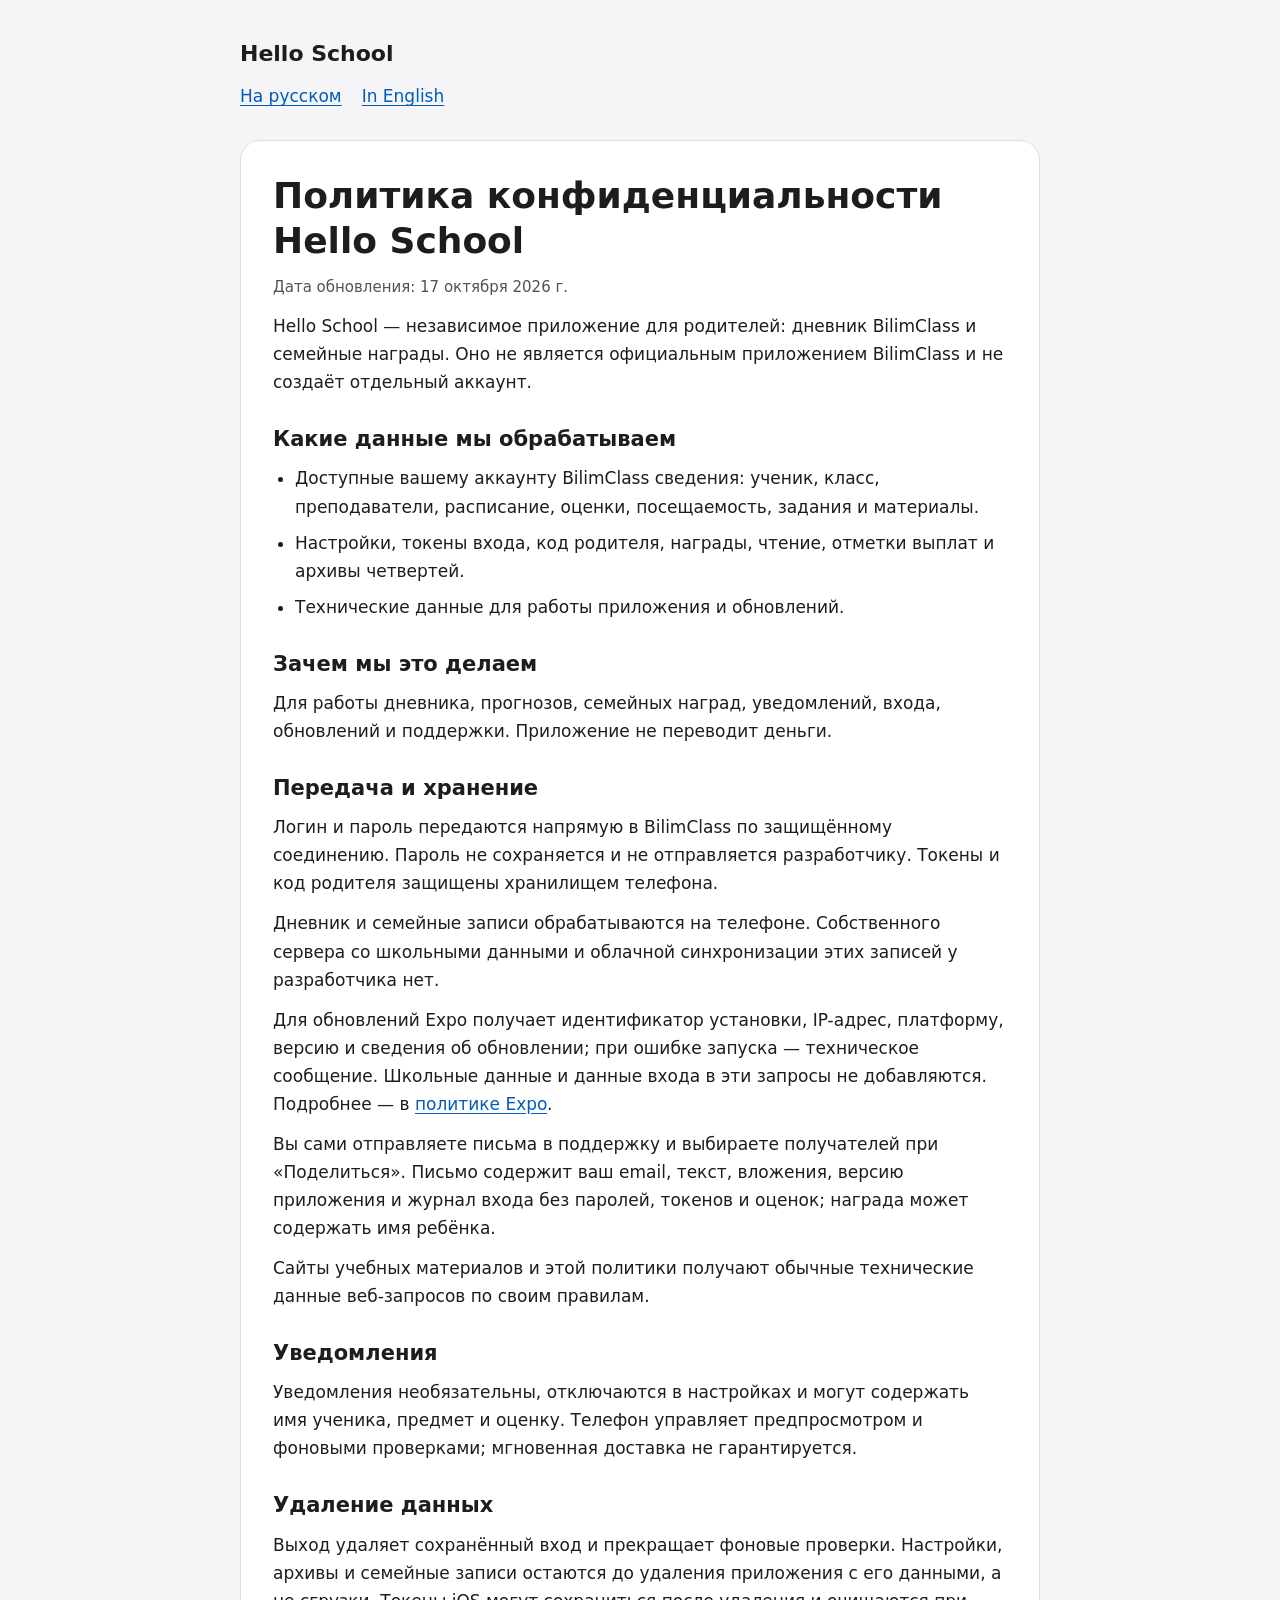
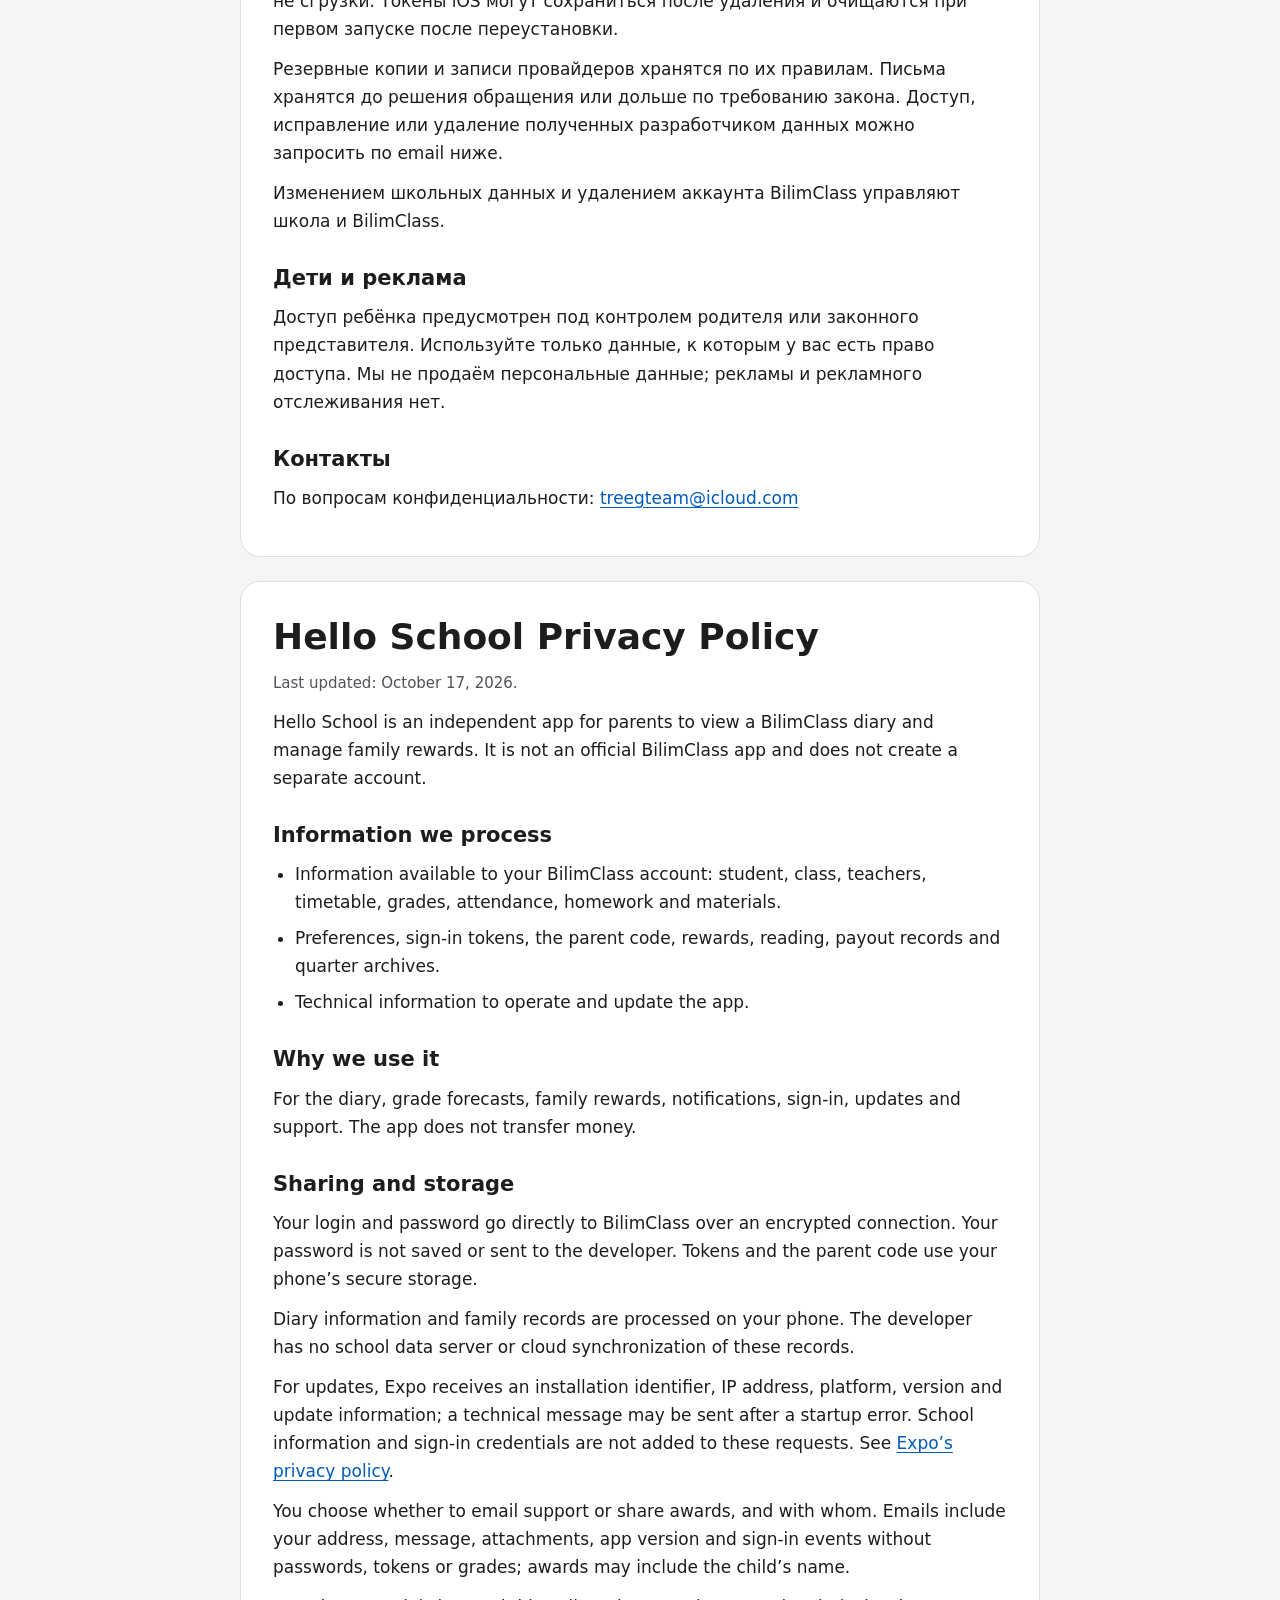
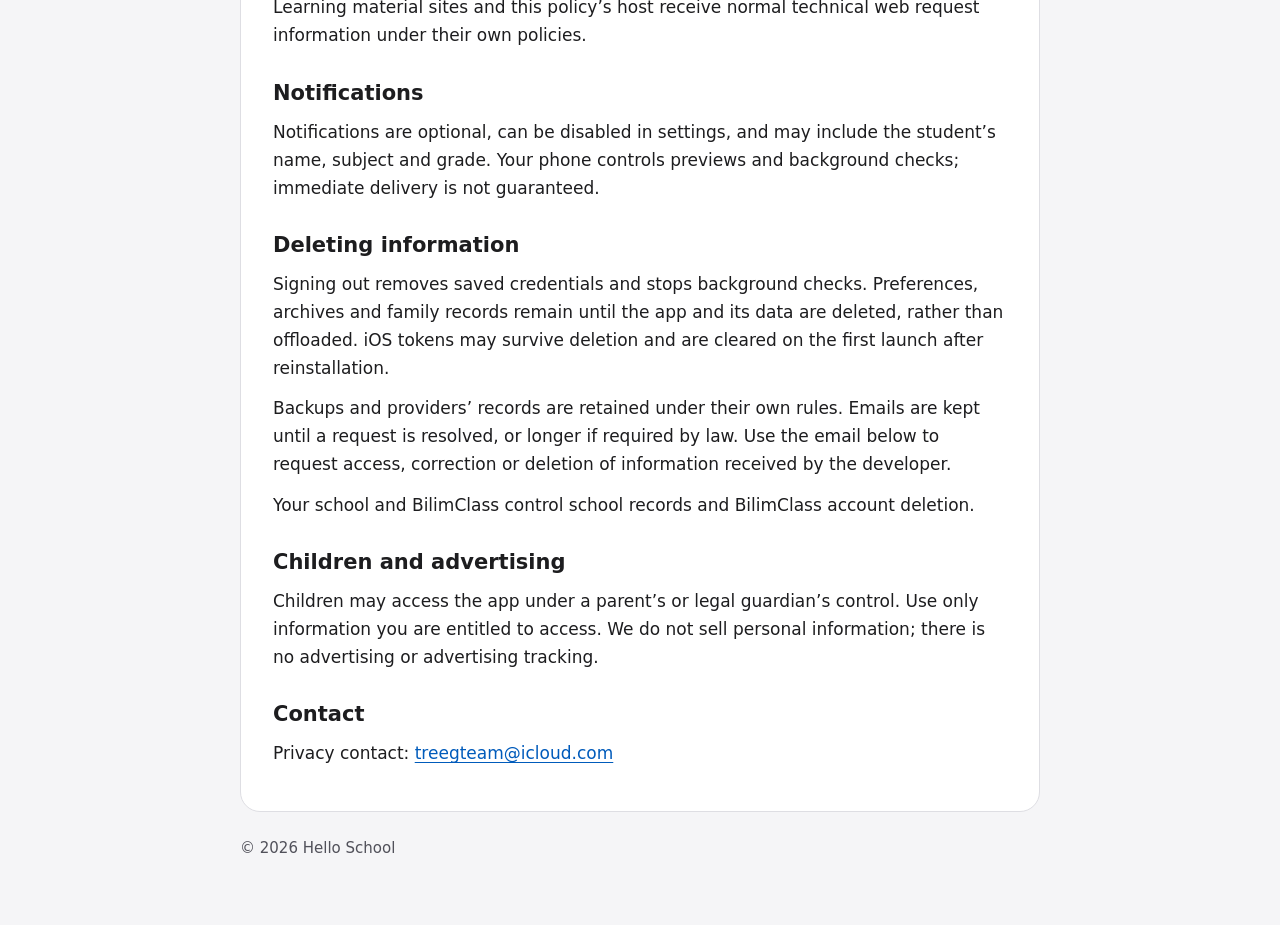
<file: hello-school/index.html>
<!doctype html>
<html lang="ru">
<head>
  <meta charset="utf-8">
  <meta name="viewport" content="width=device-width, initial-scale=1">
  <meta name="color-scheme" content="light dark">
  <meta name="description" content="Политика конфиденциальности Hello School / Hello School Privacy Policy. treegteam@icloud.com.">
  <title>Hello School — Политика конфиденциальности / Privacy Policy</title>
  <style>
    :root { color-scheme: light dark; --bg: #f5f5f7; --card: #fff; --text: #1d1d1f; --muted: #51515a; --link: #005bbb; --line: #dedee3; }
    * { box-sizing: border-box; }
    html { scroll-padding-top: 20px; }
    body { margin: 0; background: var(--bg); color: var(--text); font: 17px/1.65 system-ui, -apple-system, BlinkMacSystemFont, "Segoe UI", sans-serif; }
    main { max-width: 840px; margin: 0 auto; padding: 36px 20px 64px; }
    header { margin-bottom: 24px; }
    .brand { margin: 0 0 4px; font-size: 22px; font-weight: 700; }
    nav { display: flex; flex-wrap: wrap; gap: 8px 20px; }
    nav a { padding: 6px 0; }
    article { padding: 32px; margin-top: 24px; background: var(--card); border: 1px solid var(--line); border-radius: 20px; }
    h1, h2 { line-height: 1.25; text-wrap: balance; }
    h1 { margin: 0 0 12px; font-size: clamp(26px, 5vw, 36px); }
    h2 { margin: 30px 0 10px; font-size: 21px; }
    p, ul { margin: 12px 0; }
    ul { padding-left: 22px; }
    li + li { margin-top: 8px; }
    a { color: var(--link); text-underline-offset: 3px; overflow-wrap: anywhere; }
    a:focus-visible { outline: 3px solid var(--link); outline-offset: 4px; border-radius: 2px; }
    .date, footer { color: var(--muted); font-size: 15px; }
    footer { margin-top: 24px; }
    @media (max-width: 480px) { main { padding: 24px 12px 40px; } article { padding: 24px 18px; border-radius: 16px; } }
    @media (prefers-color-scheme: dark) { :root { --bg: #111114; --card: #1c1c20; --text: #f5f5f7; --muted: #b9b9c2; --link: #8bc2ff; --line: #393940; } }
    @media print { body { background: white; color: black; } main { max-width: none; padding: 0; } article { border: 0; padding: 0; } article + article { break-before: page; } nav { display: none; } a { color: inherit; } }
  </style>
</head>
<body>
  <main>
    <header>
      <p class="brand">Hello School</p>
      <nav aria-label="Язык / Language">
        <a href="#ru" lang="ru">На русском</a>
        <a href="#en" lang="en">In English</a>
      </nav>
    </header>

    <article id="ru" lang="ru" aria-labelledby="ru-title">
      <h1 id="ru-title">Политика конфиденциальности Hello School</h1>
      <p class="date"><time datetime="2026-10-17">Дата обновления: 17 октября 2026 г.</time></p>
      <p>Hello School — независимое приложение для родителей: дневник BilimClass и семейные награды. Оно не является официальным приложением BilimClass и не создаёт отдельный аккаунт.</p>
      <h2>Какие данные мы обрабатываем</h2>
      <ul>
        <li>Доступные вашему аккаунту BilimClass сведения: ученик, класс, преподаватели, расписание, оценки, посещаемость, задания и материалы.</li>
        <li>Настройки, токены входа, код родителя, награды, чтение, отметки выплат и архивы четвертей.</li>
        <li>Технические данные для работы приложения и обновлений.</li>
      </ul>
      <h2>Зачем мы это делаем</h2>
      <p>Для работы дневника, прогнозов, семейных наград, уведомлений, входа, обновлений и поддержки. Приложение не переводит деньги.</p>
      <h2>Передача и хранение</h2>
      <p>Логин и пароль передаются напрямую в BilimClass по защищённому соединению. Пароль не сохраняется и не отправляется разработчику. Токены и код родителя защищены хранилищем телефона.</p>
      <p>Дневник и семейные записи обрабатываются на телефоне. Собственного сервера со школьными данными и облачной синхронизации этих записей у разработчика нет.</p>
      <p>Для обновлений Expo получает идентификатор установки, IP-адрес, платформу, версию и сведения об обновлении; при ошибке запуска — техническое сообщение. Школьные данные и данные входа в эти запросы не добавляются. Подробнее — в <a href="https://expo.dev/privacy">политике Expo</a>.</p>
      <p>Вы сами отправляете письма в поддержку и выбираете получателей при «Поделиться». Письмо содержит ваш email, текст, вложения, версию приложения и журнал входа без паролей, токенов и оценок; награда может содержать имя ребёнка.</p>
      <p>Сайты учебных материалов и этой политики получают обычные технические данные веб-запросов по своим правилам.</p>
      <h2>Уведомления</h2>
      <p>Уведомления необязательны, отключаются в настройках и могут содержать имя ученика, предмет и оценку. Телефон управляет предпросмотром и фоновыми проверками; мгновенная доставка не гарантируется.</p>
      <h2>Удаление данных</h2>
      <p>Выход удаляет сохранённый вход и прекращает фоновые проверки. Настройки, архивы и семейные записи остаются до удаления приложения с его данными, а не сгрузки. Токены iOS могут сохраниться после удаления и очищаются при первом запуске после переустановки.</p>
      <p>Резервные копии и записи провайдеров хранятся по их правилам. Письма хранятся до решения обращения или дольше по требованию закона. Доступ, исправление или удаление полученных разработчиком данных можно запросить по email ниже.</p>
      <p>Изменением школьных данных и удалением аккаунта BilimClass управляют школа и BilimClass.</p>
      <h2>Дети и реклама</h2>
      <p>Доступ ребёнка предусмотрен под контролем родителя или законного представителя. Используйте только данные, к которым у вас есть право доступа. Мы не продаём персональные данные; рекламы и рекламного отслеживания нет.</p>
      <h2>Контакты</h2>
      <p>По вопросам конфиденциальности: <a href="mailto:treegteam@icloud.com">treegteam@icloud.com</a></p>
    </article>

    <article id="en" lang="en" aria-labelledby="en-title">
      <h1 id="en-title">Hello School Privacy Policy</h1>
      <p class="date"><time datetime="2026-10-17">Last updated: October 17, 2026.</time></p>
      <p>Hello School is an independent app for parents to view a BilimClass diary and manage family rewards. It is not an official BilimClass app and does not create a separate account.</p>
      <h2>Information we process</h2>
      <ul>
        <li>Information available to your BilimClass account: student, class, teachers, timetable, grades, attendance, homework and materials.</li>
        <li>Preferences, sign-in tokens, the parent code, rewards, reading, payout records and quarter archives.</li>
        <li>Technical information to operate and update the app.</li>
      </ul>
      <h2>Why we use it</h2>
      <p>For the diary, grade forecasts, family rewards, notifications, sign-in, updates and support. The app does not transfer money.</p>
      <h2>Sharing and storage</h2>
      <p>Your login and password go directly to BilimClass over an encrypted connection. Your password is not saved or sent to the developer. Tokens and the parent code use your phone’s secure storage.</p>
      <p>Diary information and family records are processed on your phone. The developer has no school data server or cloud synchronization of these records.</p>
      <p>For updates, Expo receives an installation identifier, IP address, platform, version and update information; a technical message may be sent after a startup error. School information and sign-in credentials are not added to these requests. See <a href="https://expo.dev/privacy">Expo’s privacy policy</a>.</p>
      <p>You choose whether to email support or share awards, and with whom. Emails include your address, message, attachments, app version and sign-in events without passwords, tokens or grades; awards may include the child’s name.</p>
      <p>Learning material sites and this policy’s host receive normal technical web request information under their own policies.</p>
      <h2>Notifications</h2>
      <p>Notifications are optional, can be disabled in settings, and may include the student’s name, subject and grade. Your phone controls previews and background checks; immediate delivery is not guaranteed.</p>
      <h2>Deleting information</h2>
      <p>Signing out removes saved credentials and stops background checks. Preferences, archives and family records remain until the app and its data are deleted, rather than offloaded. iOS tokens may survive deletion and are cleared on the first launch after reinstallation.</p>
      <p>Backups and providers’ records are retained under their own rules. Emails are kept until a request is resolved, or longer if required by law. Use the email below to request access, correction or deletion of information received by the developer.</p>
      <p>Your school and BilimClass control school records and BilimClass account deletion.</p>
      <h2>Children and advertising</h2>
      <p>Children may access the app under a parent’s or legal guardian’s control. Use only information you are entitled to access. We do not sell personal information; there is no advertising or advertising tracking.</p>
      <h2>Contact</h2>
      <p>Privacy contact: <a href="mailto:treegteam@icloud.com">treegteam@icloud.com</a></p>
    </article>

    <footer>© 2026 Hello School</footer>
  </main>
</body>
</html>
</file>
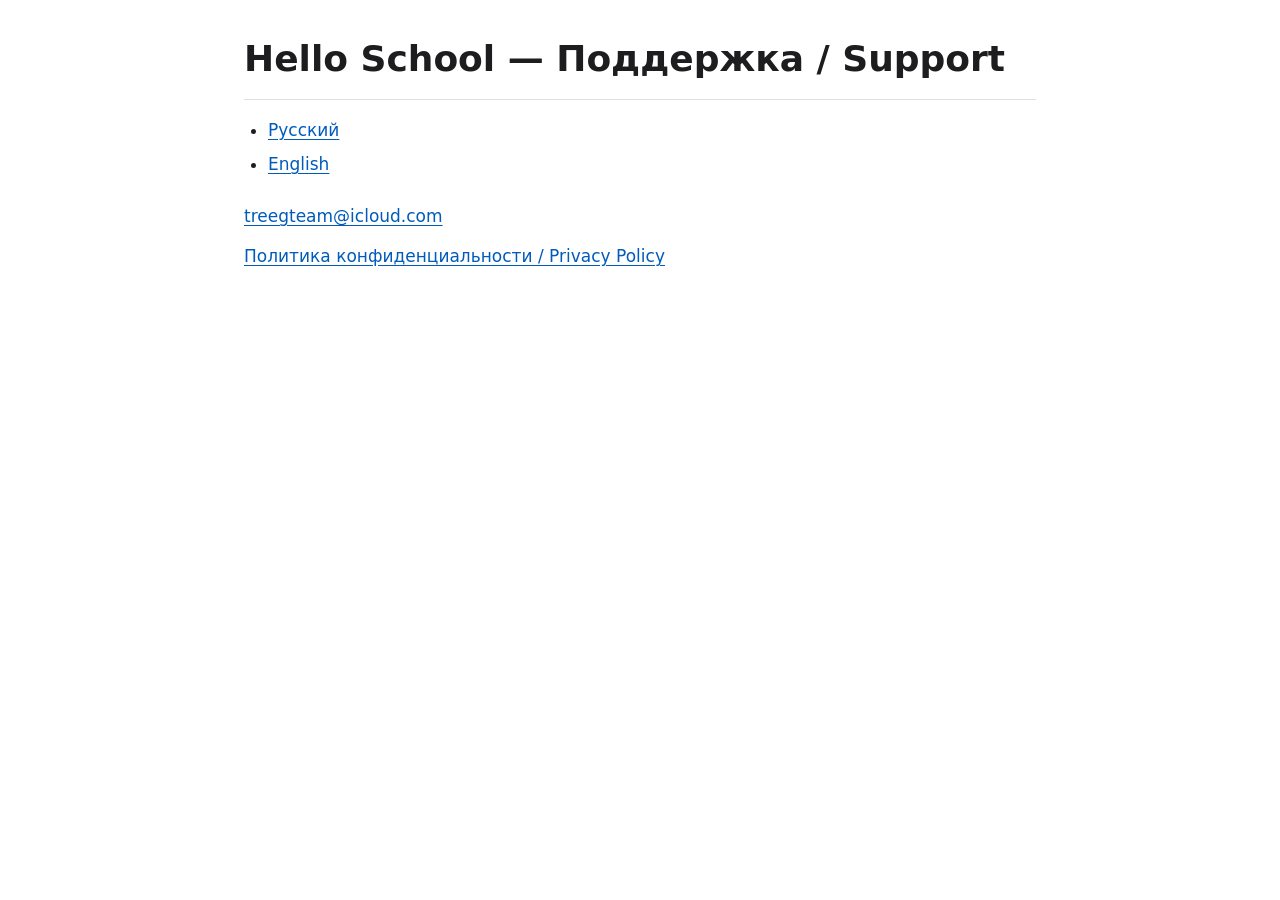
<file: hello-school/support/index.html>
<!doctype html>
<html lang="ru">
<head>
  <meta charset="utf-8">
  <meta name="viewport" content="width=device-width, initial-scale=1">
  <meta name="color-scheme" content="light dark">
  <meta name="description" content="Поддержка Hello School / Hello School Support. treegteam@icloud.com.">
  <title>Hello School — Поддержка / Support</title>
  <link rel="stylesheet" href="style.css">
</head>
<body>
  <main>
    <h1>Hello School — Поддержка / Support</h1>
    <nav aria-label="Язык / Language">
      <ul>
        <li><a href="support.ru.html" lang="ru" hreflang="ru">Русский</a></li>
        <li><a href="support.en.html" lang="en" hreflang="en">English</a></li>
      </ul>
    </nav>
    <p><a href="mailto:treegteam@icloud.com">treegteam@icloud.com</a></p>
    <p><a href="../">Политика конфиденциальности / Privacy Policy</a></p>
  </main>
</body>
</html>
</file>
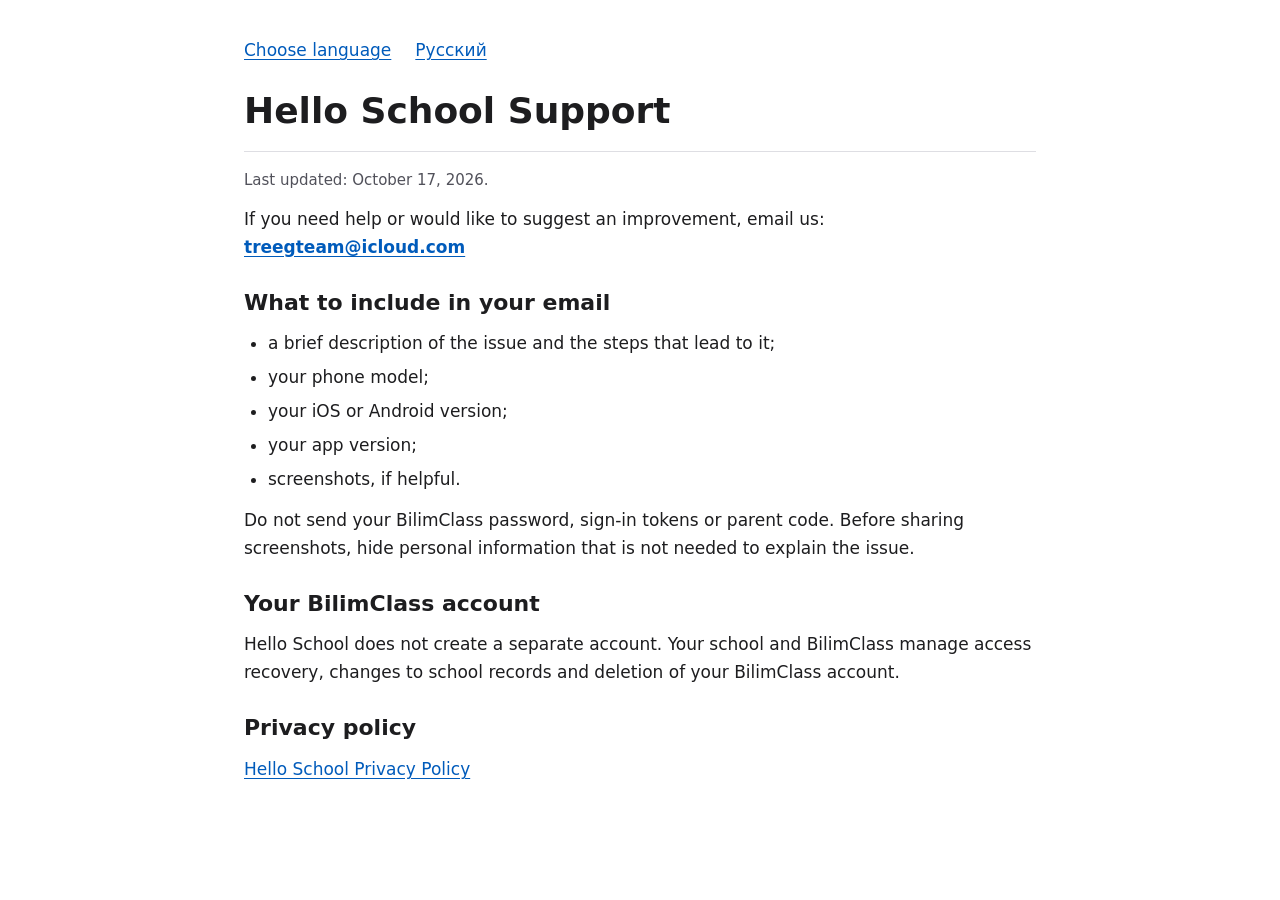
<file: hello-school/support/support.en.html>
<!doctype html>
<html lang="en">
<head>
  <meta charset="utf-8">
  <meta name="viewport" content="width=device-width, initial-scale=1">
  <meta name="color-scheme" content="light dark">
  <meta name="description" content="Help with Hello School: treegteam@icloud.com.">
  <title>Hello School Support</title>
  <link rel="stylesheet" href="style.css">
</head>
<body>
  <main>
    <nav aria-label="Language">
      <a href="./">Choose language</a>
      <a href="support.ru.html" lang="ru" hreflang="ru">Русский</a>
    </nav>
    <h1>Hello School Support</h1>
    <p class="date"><time datetime="2026-10-17">Last updated: October 17, 2026.</time></p>
    <p>If you need help or would like to suggest an improvement, email us:<br>
      <strong><a href="mailto:treegteam@icloud.com">treegteam@icloud.com</a></strong></p>
    <h2>What to include in your email</h2>
    <ul>
      <li>a brief description of the issue and the steps that lead to it;</li>
      <li>your phone model;</li>
      <li>your iOS or Android version;</li>
      <li>your app version;</li>
      <li>screenshots, if helpful.</li>
    </ul>
    <p>Do not send your BilimClass password, sign-in tokens or parent code. Before sharing screenshots, hide personal information that is not needed to explain the issue.</p>
    <h2>Your BilimClass account</h2>
    <p>Hello School does not create a separate account. Your school and BilimClass manage access recovery, changes to school records and deletion of your BilimClass account.</p>
    <h2>Privacy policy</h2>
    <p><a href="../#en">Hello School Privacy Policy</a></p>
  </main>
</body>
</html>
</file>
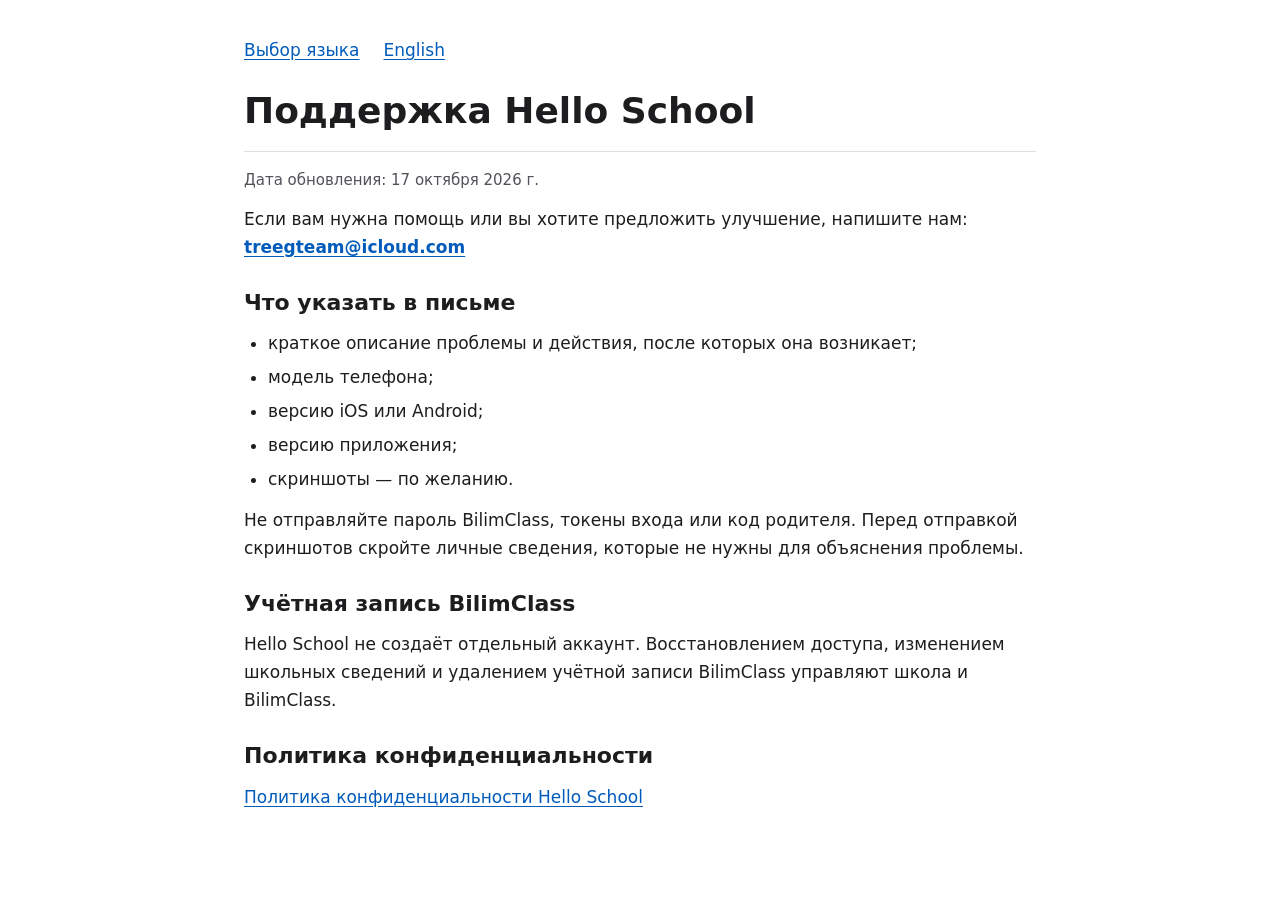
<file: hello-school/support/support.ru.html>
<!doctype html>
<html lang="ru">
<head>
  <meta charset="utf-8">
  <meta name="viewport" content="width=device-width, initial-scale=1">
  <meta name="color-scheme" content="light dark">
  <meta name="description" content="Помощь с приложением Hello School: treegteam@icloud.com.">
  <title>Поддержка Hello School</title>
  <link rel="stylesheet" href="style.css">
</head>
<body>
  <main>
    <nav aria-label="Язык">
      <a href="./">Выбор языка</a>
      <a href="support.en.html" lang="en" hreflang="en">English</a>
    </nav>
    <h1>Поддержка Hello School</h1>
    <p class="date"><time datetime="2026-10-17">Дата обновления: 17 октября 2026 г.</time></p>
    <p>Если вам нужна помощь или вы хотите предложить улучшение, напишите нам:<br>
      <strong><a href="mailto:treegteam@icloud.com">treegteam@icloud.com</a></strong></p>
    <h2>Что указать в письме</h2>
    <ul>
      <li>краткое описание проблемы и действия, после которых она возникает;</li>
      <li>модель телефона;</li>
      <li>версию iOS или Android;</li>
      <li>версию приложения;</li>
      <li>скриншоты — по желанию.</li>
    </ul>
    <p>Не отправляйте пароль BilimClass, токены входа или код родителя. Перед отправкой скриншотов скройте личные сведения, которые не нужны для объяснения проблемы.</p>
    <h2>Учётная запись BilimClass</h2>
    <p>Hello School не создаёт отдельный аккаунт. Восстановлением доступа, изменением школьных сведений и удалением учётной записи BilimClass управляют школа и BilimClass.</p>
    <h2>Политика конфиденциальности</h2>
    <p><a href="../#ru">Политика конфиденциальности Hello School</a></p>
  </main>
</body>
</html>
</file>
<file: hello-school/support/style.css>
:root {
  color-scheme: light dark;
  --bg: #fff;
  --text: #1d1d1f;
  --muted: #51515a;
  --link: #005bbb;
  --line: #dedee3;
}

* { box-sizing: border-box; }
body {
  margin: 0;
  background: var(--bg);
  color: var(--text);
  font: 17px/1.65 system-ui, -apple-system, BlinkMacSystemFont, "Segoe UI", sans-serif;
}
main { max-width: 840px; margin: 0 auto; padding: 36px 24px 64px; }
nav { display: flex; flex-wrap: wrap; gap: 8px 24px; margin-bottom: 24px; }
nav ul { margin: 0; }
h1, h2 { line-height: 1.3; text-wrap: balance; }
h1 { margin: 0 0 16px; padding-bottom: 16px; border-bottom: 1px solid var(--line); font-size: clamp(28px, 5vw, 36px); }
h2 { margin: 28px 0 10px; font-size: 22px; }
p, ul { margin: 12px 0; }
ul { padding-left: 24px; }
li + li { margin-top: 6px; }
a { color: var(--link); text-underline-offset: 3px; overflow-wrap: anywhere; }
a:focus-visible { outline: 3px solid var(--link); outline-offset: 4px; border-radius: 2px; }
.date { color: var(--muted); font-size: 15px; }
@media (max-width: 480px) { main { padding: 24px 20px 40px; } }
@media (prefers-color-scheme: dark) {
  :root { --bg: #0d1117; --text: #f0f6fc; --muted: #b9b9c2; --link: #8bc2ff; --line: #30363d; }
}
@media print {
  body { background: white; color: black; }
  main { max-width: none; padding: 0; }
  nav { display: none; }
  a { color: inherit; }
}
</file>
